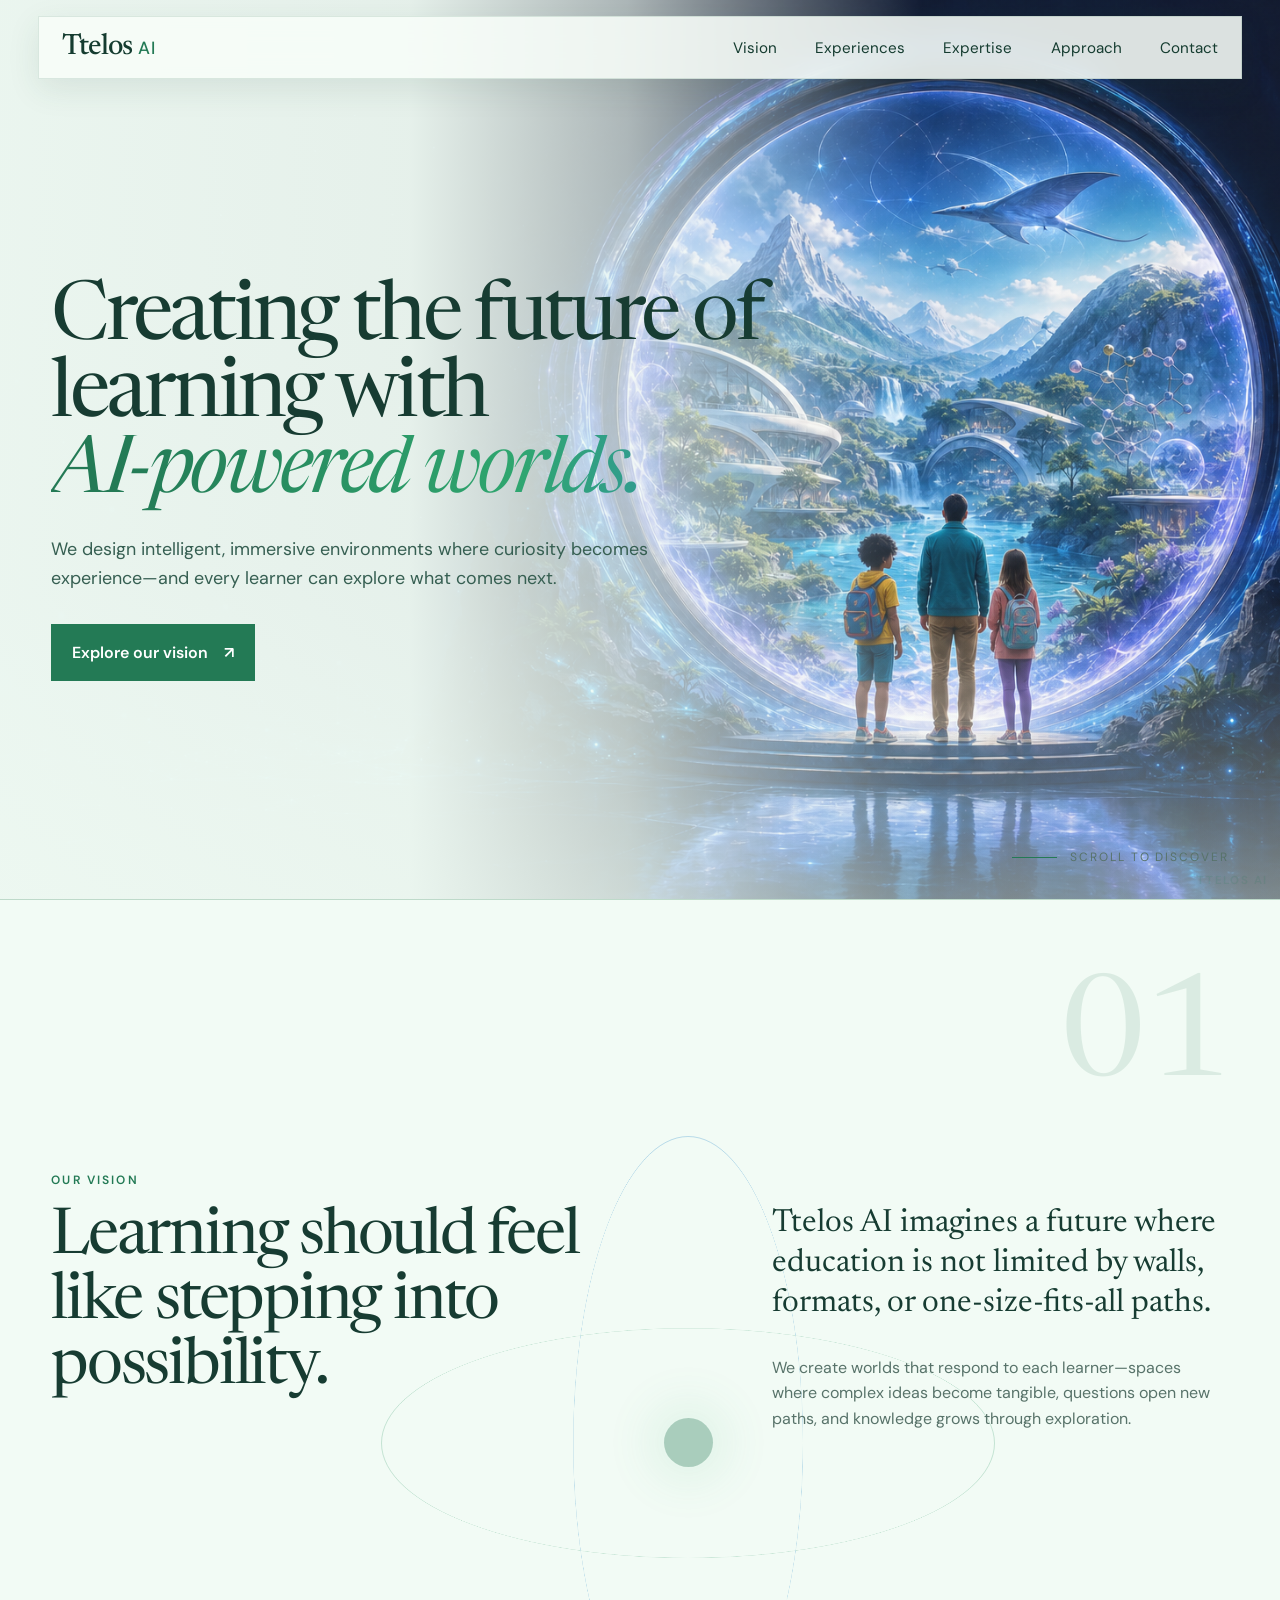
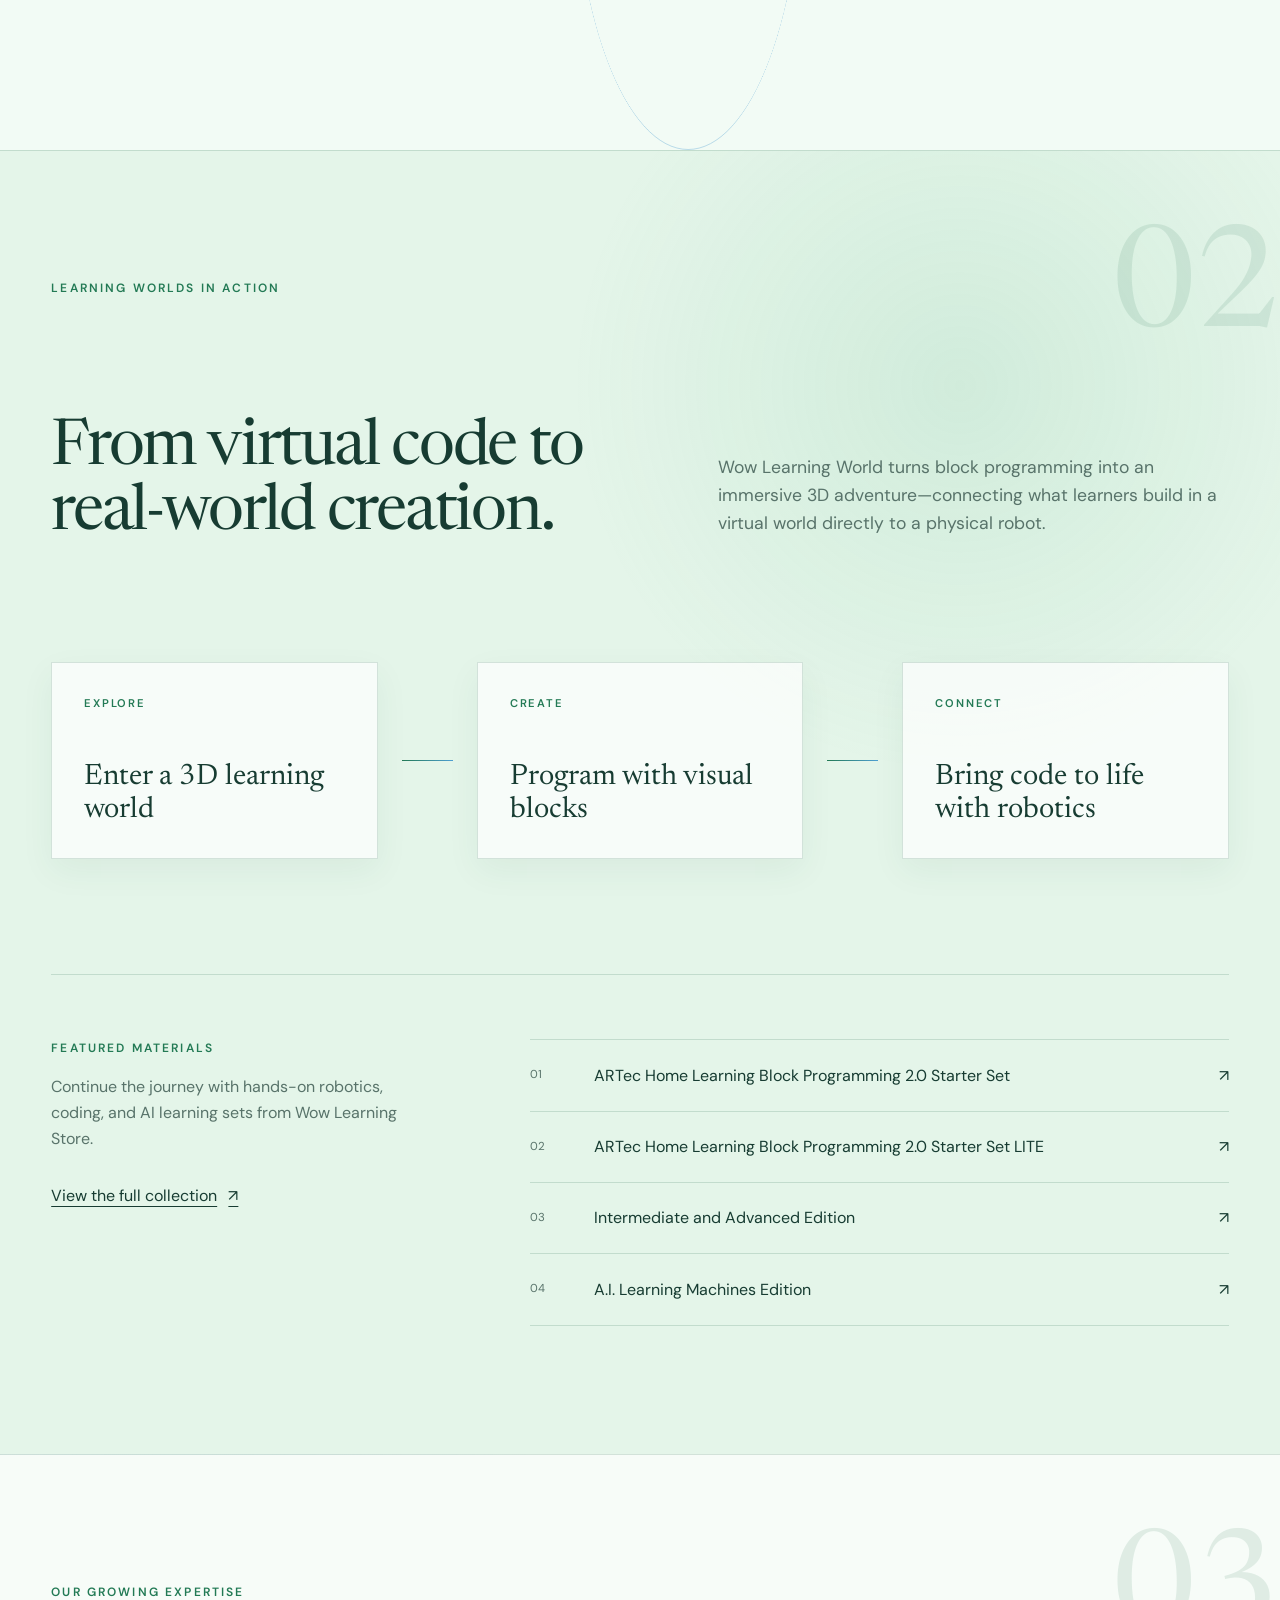
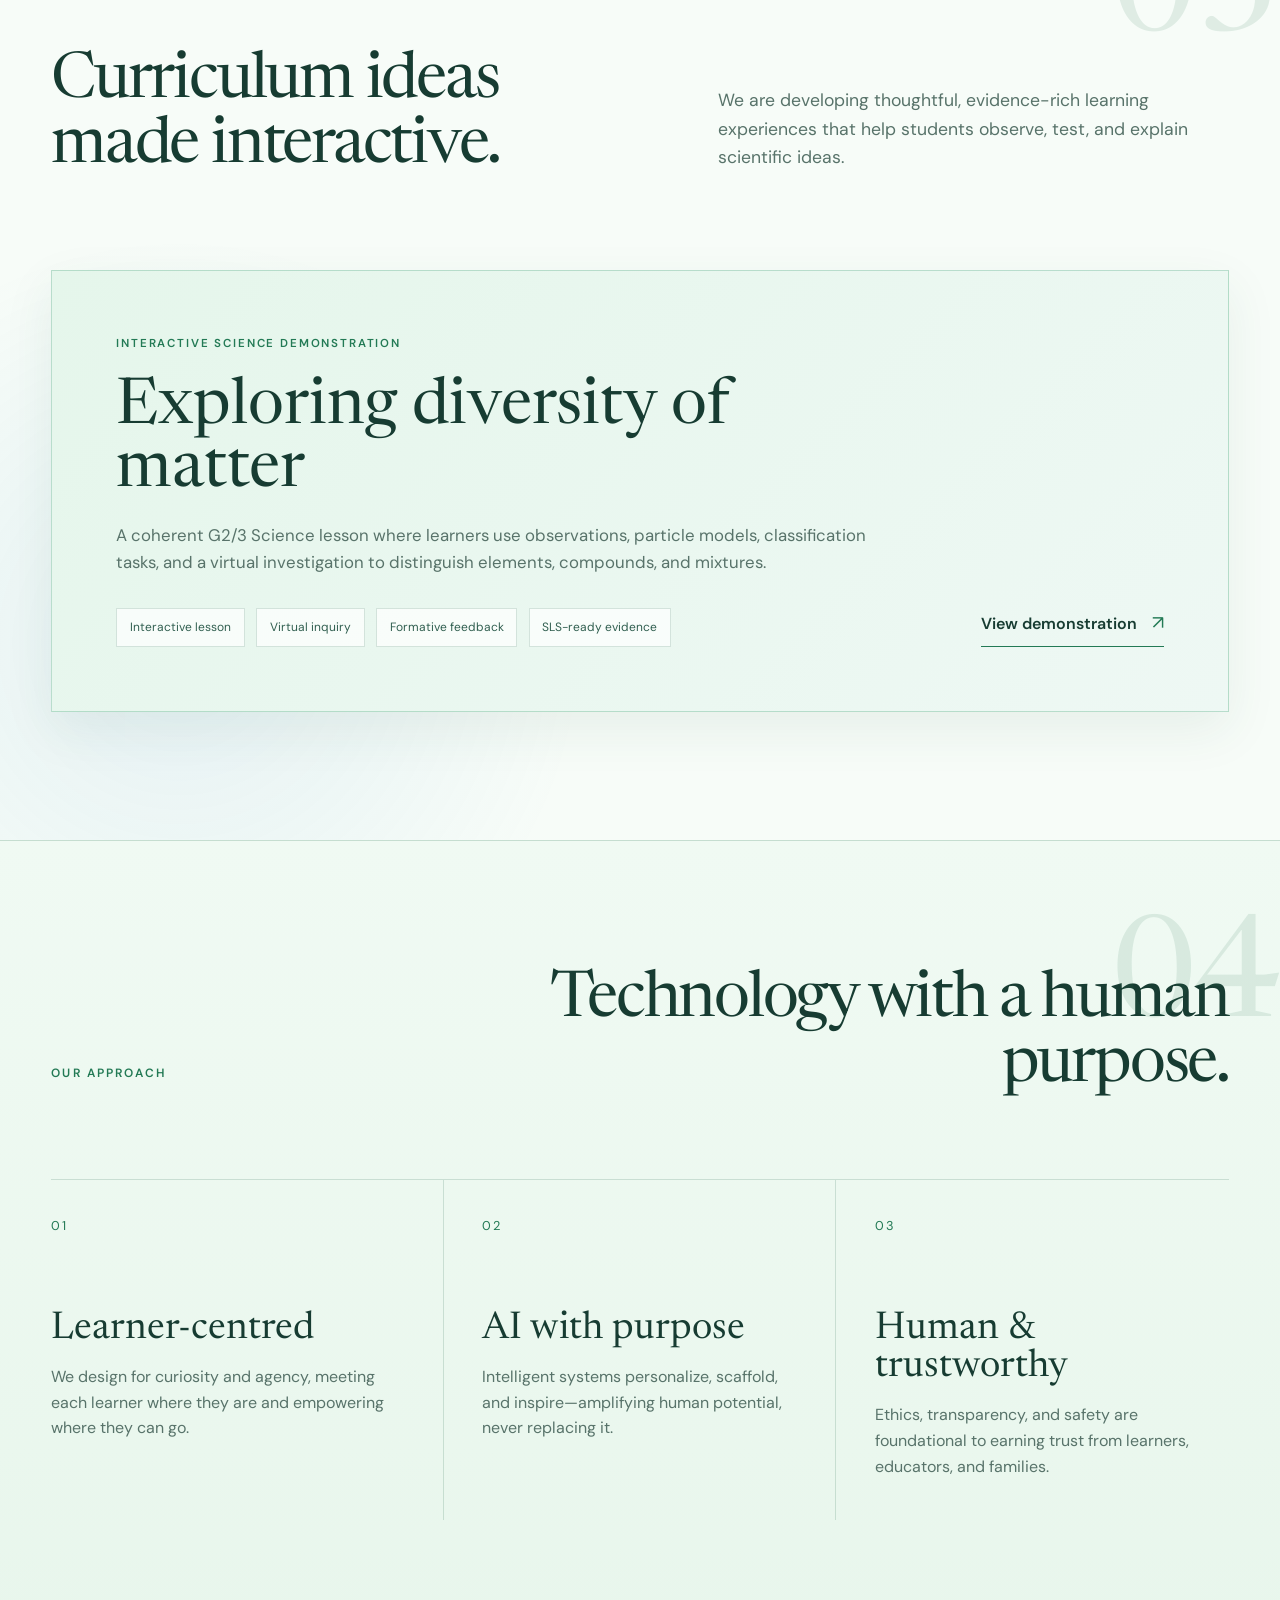
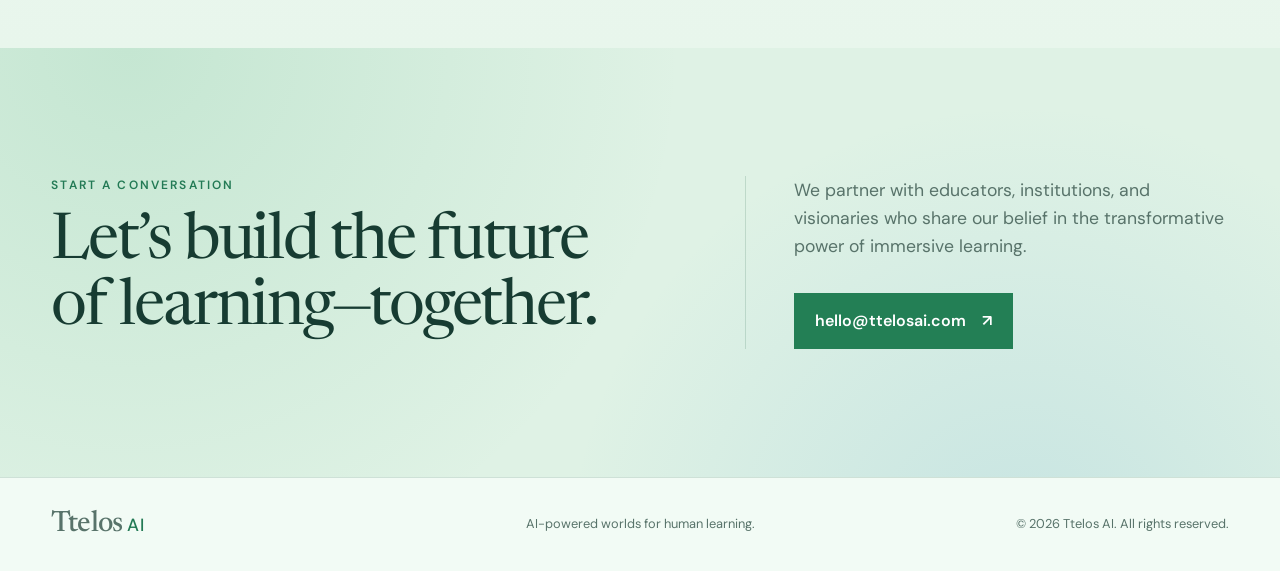
<file: index.html>
<!doctype html>
<html lang="en">
<head>
  <meta charset="utf-8">
  <meta name="viewport" content="width=device-width, initial-scale=1">
  <meta name="description" content="Ttelos AI creates intelligent, immersive learning worlds where curiosity becomes experience.">
  <meta name="theme-color" content="#03091a">
  <meta property="og:title" content="Ttelos AI — AI-powered learning worlds">
  <meta property="og:description" content="Creating the future of learning with AI-powered worlds.">
  <meta property="og:image" content="assets/learning-world-kid-friendly.png">
  <title>Ttelos AI — AI-powered learning worlds</title>
  <link rel="preconnect" href="https://fonts.googleapis.com">
  <link rel="preconnect" href="https://fonts.gstatic.com" crossorigin>
  <link href="https://fonts.googleapis.com/css2?family=DM+Sans:wght@400;500;600&family=Newsreader:opsz,wght@6..72,400;6..72,500&display=swap" rel="stylesheet">
  <link rel="stylesheet" href="styles.css">
</head>
<body>
  <a class="skip-link" href="#main">Skip to content</a>
  <div class="brand-watermark" aria-hidden="true">Ttelos AI</div>
  <header class="site-header">
    <a class="brand" href="#top" aria-label="Ttelos AI home">Ttelos <span>AI</span></a>
    <button class="menu-button" type="button" aria-expanded="false" aria-controls="site-nav">
      <span class="sr-only">Toggle navigation</span>
      <span></span><span></span>
    </button>
    <nav id="site-nav" aria-label="Main navigation">
      <a href="#vision">Vision</a>
      <a href="#experiences">Experiences</a>
      <a href="#expertise">Expertise</a>
      <a href="#approach">Approach</a>
      <a href="#contact">Contact</a>
    </nav>
  </header>

  <main id="main">
    <section class="hero" id="top">
      <img class="hero-art" src="assets/learning-world-kid-friendly.png" alt="A friendly educator and two children in colourful adventure clothes looking through a luminous portal into a world of discovery">
      <div class="hero-shade" aria-hidden="true"></div>
      <div class="hero-copy reveal">
        <h1>Creating the future of learning with <em>AI-powered worlds.</em></h1>
        <p>We design intelligent, immersive environments where curiosity becomes experience—and every learner can explore what comes next.</p>
        <a class="button" href="#vision">Explore our vision <span aria-hidden="true">↗</span></a>
      </div>
      <div class="scroll-cue" aria-hidden="true"><span></span>Scroll to discover</div>
    </section>

    <section class="vision section" id="vision">
      <div class="section-number" aria-hidden="true">01</div>
      <div class="vision-intro reveal">
        <p class="section-label">Our vision</p>
        <h2>Learning should feel like stepping into possibility.</h2>
      </div>
      <div class="vision-body reveal">
        <p class="lead">Ttelos AI imagines a future where education is not limited by walls, formats, or one-size-fits-all paths.</p>
        <p>We create worlds that respond to each learner—spaces where complex ideas become tangible, questions open new paths, and knowledge grows through exploration.</p>
      </div>
      <div class="orbit" aria-hidden="true">
        <div class="orbit-ring ring-one"></div>
        <div class="orbit-ring ring-two"></div>
        <div class="orbit-core"></div>
      </div>
    </section>

    <section class="experiences section" id="experiences">
      <div class="section-number" aria-hidden="true">02</div>
      <div class="experience-heading reveal">
        <p class="section-label">Learning worlds in action</p>
        <h2>From virtual code to real-world creation.</h2>
        <p>Wow Learning World turns block programming into an immersive 3D adventure—connecting what learners build in a virtual world directly to a physical robot.</p>
      </div>
      <div class="experience-path" aria-label="Learning journey">
        <div class="path-stage reveal">
          <span>Explore</span>
          <strong>Enter a 3D learning world</strong>
        </div>
        <div class="path-line" aria-hidden="true"></div>
        <div class="path-stage reveal">
          <span>Create</span>
          <strong>Program with visual blocks</strong>
        </div>
        <div class="path-line" aria-hidden="true"></div>
        <div class="path-stage reveal">
          <span>Connect</span>
          <strong>Bring code to life with robotics</strong>
        </div>
      </div>
      <div class="materials reveal">
        <div class="materials-intro">
          <p class="section-label">Featured materials</p>
          <p>Continue the journey with hands-on robotics, coding, and AI learning sets from Wow Learning Store.</p>
          <a class="text-link" href="https://wowlearning.store/collections/robotics-coding-ai-learning" target="_blank" rel="noopener">View the full collection <span aria-hidden="true">↗</span></a>
        </div>
        <div class="material-links">
          <a href="https://wowlearning.store/collections/robotics-coding-ai-learning/products/artec-home-learning-block-programming-2-0-starter-set" target="_blank" rel="noopener"><span>01</span> ARTec Home Learning Block Programming 2.0 Starter Set <b aria-hidden="true">↗</b></a>
          <a href="https://wowlearning.store/collections/robotics-coding-ai-learning/products/artec-home-learning-block-programming-2-0-starter-set-lite" target="_blank" rel="noopener"><span>02</span> ARTec Home Learning Block Programming 2.0 Starter Set LITE <b aria-hidden="true">↗</b></a>
          <a href="https://wowlearning.store/collections/robotics-coding-ai-learning/products/add-on-intermediate-advanced-edition" target="_blank" rel="noopener"><span>03</span> Intermediate and Advanced Edition <b aria-hidden="true">↗</b></a>
          <a href="https://wowlearning.store/collections/robotics-coding-ai-learning/products/add-on-ai-learning-machines" target="_blank" rel="noopener"><span>04</span> A.I. Learning Machines Edition <b aria-hidden="true">↗</b></a>
        </div>
      </div>
    </section>

    <section class="expertise section" id="expertise">
      <div class="section-number" aria-hidden="true">03</div>
      <div class="expertise-heading reveal">
        <p class="section-label">Our growing expertise</p>
        <h2>Curriculum ideas made interactive.</h2>
        <p>We are developing thoughtful, evidence-rich learning experiences that help students observe, test, and explain scientific ideas.</p>
      </div>
      <a class="expertise-demo reveal" href="02TextbookLedLowerSecScience/tender_mockup/matter_chemical_properties/index.html" target="_blank" rel="noopener" aria-label="Open the Exploring diversity of matter interactive demonstration">
        <div class="demo-copy">
          <span class="demo-kicker">Interactive science demonstration</span>
          <h3>Exploring diversity of matter</h3>
          <p>A coherent G2/3 Science lesson where learners use observations, particle models, classification tasks, and a virtual investigation to distinguish elements, compounds, and mixtures.</p>
          <span class="demo-features" aria-label="Demonstration features">
            <span>Interactive lesson</span>
            <span>Virtual inquiry</span>
            <span>Formative feedback</span>
            <span>SLS-ready evidence</span>
          </span>
        </div>
        <span class="demo-action">View demonstration <b aria-hidden="true">↗</b></span>
      </a>
    </section>

    <section class="approach section" id="approach">
      <div class="section-number" aria-hidden="true">04</div>
      <div class="approach-heading reveal">
        <p class="section-label">Our approach</p>
        <h2>Technology with a human purpose.</h2>
      </div>
      <div class="principles">
        <article class="principle reveal">
          <span class="principle-index">01</span>
          <h3>Learner-centred</h3>
          <p>We design for curiosity and agency, meeting each learner where they are and empowering where they can go.</p>
        </article>
        <article class="principle reveal">
          <span class="principle-index">02</span>
          <h3>AI with purpose</h3>
          <p>Intelligent systems personalize, scaffold, and inspire—amplifying human potential, never replacing it.</p>
        </article>
        <article class="principle reveal">
          <span class="principle-index">03</span>
          <h3>Human &amp; trustworthy</h3>
          <p>Ethics, transparency, and safety are foundational to earning trust from learners, educators, and families.</p>
        </article>
      </div>
    </section>

    <section class="contact section" id="contact">
      <div class="contact-copy reveal">
        <p class="section-label">Start a conversation</p>
        <h2>Let’s build the future of learning—together.</h2>
      </div>
      <div class="contact-action reveal">
        <p>We partner with educators, institutions, and visionaries who share our belief in the transformative power of immersive learning.</p>
        <a class="button button-light" href="mailto:hello@ttelosai.com">hello@ttelosai.com <span aria-hidden="true">↗</span></a>
      </div>
    </section>
  </main>

  <footer>
    <a class="brand" href="#top">Ttelos <span>AI</span></a>
    <p>AI-powered worlds for human learning.</p>
    <p>© 2026 Ttelos AI. All rights reserved.</p>
  </footer>
  <script src="script.js"></script>
</body>
</html>
</file>
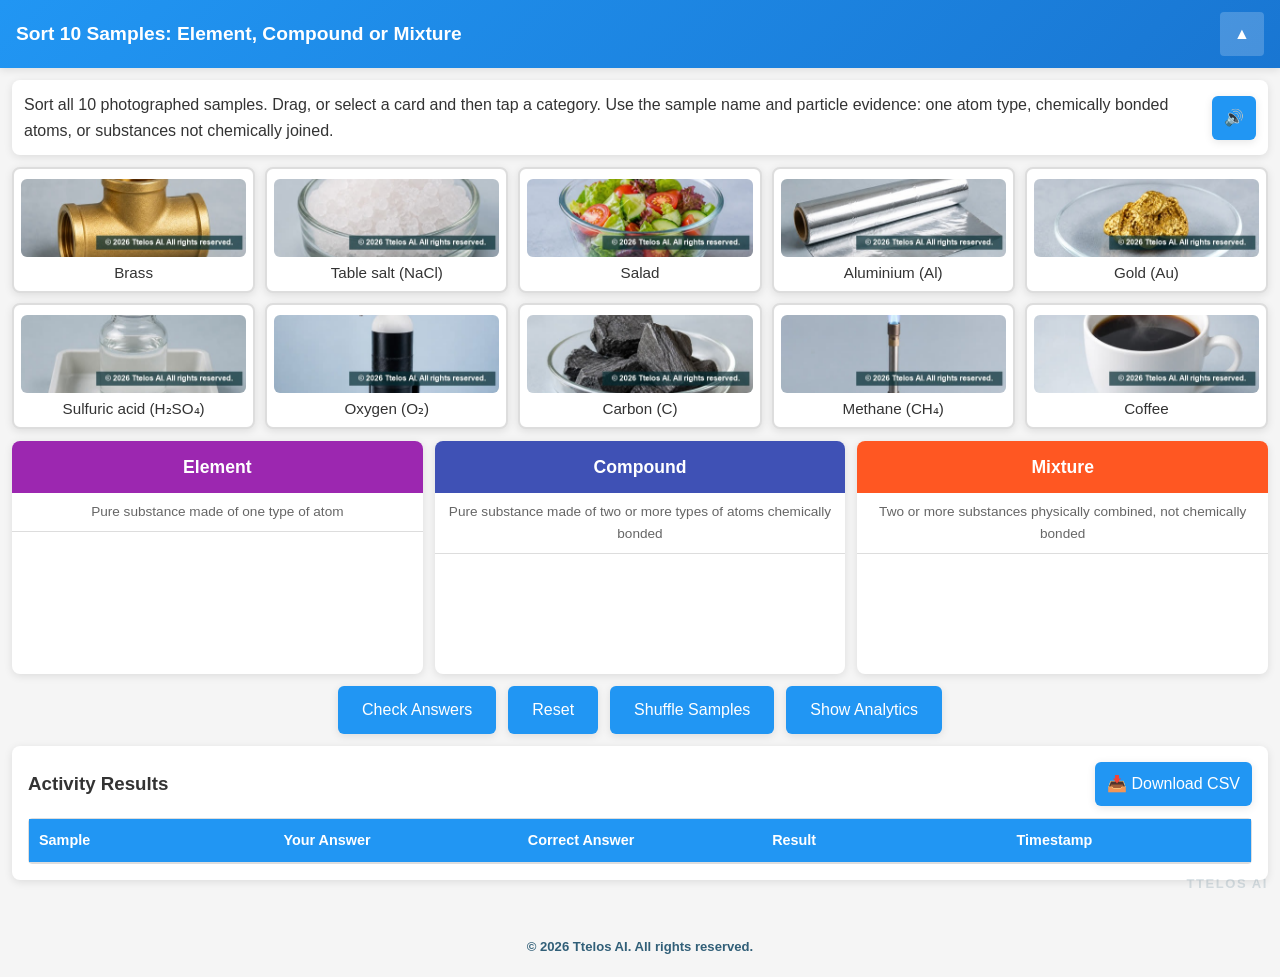
<file: 02TextbookLedLowerSecScience/tender_mockup/matter_chemical_properties/a1_classify_matter/index.html>
<!DOCTYPE html>
<html lang="en">
<head>
    <meta charset="UTF-8">
    <meta name="viewport" content="width=device-width, initial-scale=1.0">
    <title>Sort Samples: Element, Compound or Mixture</title>
    <link rel="stylesheet" href="styles.css">
</head>
<body>
    <div class="ttelos-watermark" aria-hidden="true">Ttelos AI</div>
    <!-- Title bar with collapse toggle -->
    <div id="titleBar" class="title-bar">
        <span class="title-text" title="Sort ten samples into Element, Compound or Mixture categories">Sort 10 Samples: Element, Compound or Mixture</span>
        <button id="toggleTitle" class="toggle-btn" aria-label="Hide title">▲</button>
    </div>

    <!-- Main container -->
    <div id="mainContainer" class="main-container">
        
        <!-- Instructions panel with read-aloud -->
        <div class="instructions-panel">
            <div class="instruction-header">
                <span id="instructionText">Sort all 10 photographed samples. Drag, or select a card and then tap a category. Use the sample name and particle evidence: one atom type, chemically bonded atoms, or substances not chemically joined.</span>
                <button id="readAloudBtn" class="icon-btn" title="Read aloud" aria-label="Read instructions aloud">🔊</button>
            </div>
            <div class="speech-controls" id="speechControls" style="display: none;">
                <label>Rate: <input type="range" id="rateControl" min="0.5" max="2" step="0.1" value="1"></label>
                <label>Pitch: <input type="range" id="pitchControl" min="0.5" max="2" step="0.1" value="1"></label>
            </div>
        </div>

        <!-- Sample cards area -->
        <div class="cards-area">
            <div id="sampleCards" class="sample-cards"></div>
        </div>

        <!-- Drop zones -->
        <div class="drop-zones">
            <div class="drop-zone" data-category="element">
                <div class="zone-header">Element</div>
                <div class="zone-description">Pure substance made of one type of atom</div>
                <div class="drop-area" data-category="element"></div>
            </div>
            <div class="drop-zone" data-category="compound">
                <div class="zone-header">Compound</div>
                <div class="zone-description">Pure substance made of two or more types of atoms chemically bonded</div>
                <div class="drop-area" data-category="compound"></div>
            </div>
            <div class="drop-zone" data-category="mixture">
                <div class="zone-header">Mixture</div>
                <div class="zone-description">Two or more substances physically combined, not chemically bonded</div>
                <div class="drop-area" data-category="mixture"></div>
            </div>
        </div>

        <!-- Control buttons -->
        <div class="controls">
            <button id="checkBtn" class="control-btn">Check Answers</button>
            <button id="resetBtn" class="control-btn">Reset</button>
            <button id="newSetBtn" class="control-btn">Shuffle Samples</button>
            <button id="toggleAnalyticsBtn" class="control-btn">Show Analytics</button>
        </div>

        <!-- Results display -->
        <div id="resultsPanel" class="results-panel" style="display: none;"></div>

        <!-- Data table for CSV export -->
        <div class="data-section">
            <h3>Activity Results <button id="downloadCSV" class="icon-btn" title="Download results as CSV">📥 Download CSV</button></h3>
            <div class="table-container">
                <table id="resultsTable">
                    <thead>
                        <tr>
                            <th>Sample</th>
                            <th>Your Answer</th>
                            <th>Correct Answer</th>
                            <th>Result</th>
                            <th>Timestamp</th>
                        </tr>
                    </thead>
                    <tbody id="resultsTableBody"></tbody>
                </table>
            </div>
        </div>

        <!-- Analytics panel -->
        <div id="analyticsPanel" class="analytics-panel" style="display: none;">
            <div class="analytics-header">
                <h3>📊 Real-Time Analytics</h3>
                <button id="clearAnalytics" class="icon-btn">Clear Log</button>
            </div>
            <div class="analytics-info">
                <span id="deviceType">Device: Detecting...</span>
                <span id="interactionCount">Actions: 0</span>
            </div>
            <div id="analyticsLog" class="analytics-log"></div>
        </div>
    </div>

    <!-- Feedback tooltip (appears after placement) -->
    <div id="feedbackTooltip" class="feedback-tooltip" style="display: none;">
        <button class="close-btn" id="closeFeedback" aria-label="Close feedback">✕</button>
        <div id="feedbackContent"></div>
    </div>

    <footer class="ttelos-copyright">© 2026 Ttelos AI. All rights reserved.</footer>
    <script src="lib/xapiwrapper.min.js"></script>
    <script src="lib/xAPI.js"></script>
    <script src="script.js"></script>
</body>
</html>
</file>
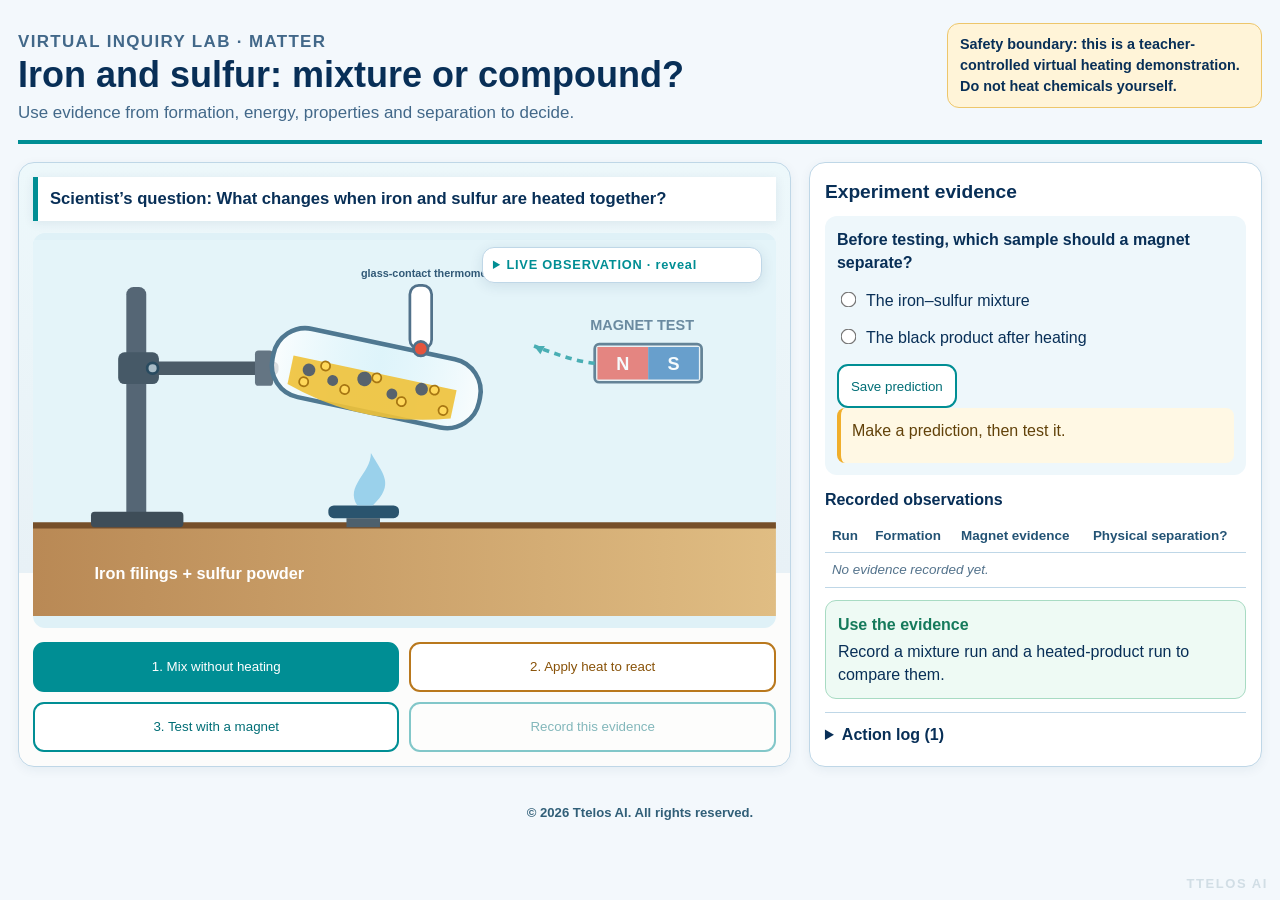
<file: 02TextbookLedLowerSecScience/tender_mockup/matter_chemical_properties/a2_iron_sulfur_inquiry/index.html>
<!doctype html>
<html lang="en">
<head>
  <meta charset="utf-8">
  <meta name="viewport" content="width=device-width, initial-scale=1">
  <title>Iron and Sulfur: Mixture or Compound?</title>
  <script src="lib/xapiwrapper.min.js"></script>
  <script src="lib/xAPI.js"></script>
  <style>
    :root{--ink:#082f57;--muted:#426889;--teal:#008e94;--line:#bfd7e7;--good:#157a5b}*{box-sizing:border-box}body{margin:0;background:#f3f8fc;color:var(--ink);font:16px/1.45 "Segoe UI",Arial,sans-serif}.lab{max-width:1280px;margin:auto;padding:18px}.top{display:flex;gap:18px;align-items:start;justify-content:space-between;border-bottom:4px solid var(--teal);padding:5px 0 14px}.eyebrow{margin:0 0 4px;color:var(--teal);font-weight:900;letter-spacing:.08em;font-size:.82rem}.top h1{margin:0;font-size:clamp(1.55rem,3vw,2.25rem);line-height:1.1}.top p{margin:7px 0 0;color:var(--muted);font-size:1.06rem}.safe{max-width:315px;background:#fff4d8;border:1px solid #edc66b;border-radius:12px;padding:10px 12px;font-weight:700;font-size:.9rem}.grid{display:grid;grid-template-columns:minmax(0,1.45fr) minmax(300px,.85fr);gap:18px;margin-top:18px}.panel{border:1px solid var(--line);border-radius:16px;background:#fff;box-shadow:0 3px 11px #16395a10}.scene{padding:14px;background:linear-gradient(#edf8fb,#e8f1f6 68%,#fcfcfb 68%)}.question{padding:10px 12px;margin:0 0 12px;background:#fff;border-left:5px solid var(--teal);box-shadow:0 2px 10px #16395a16;font-size:1.04rem;font-weight:700}.stage{position:relative;min-height:395px;overflow:hidden;border-radius:12px;background:#dff1f7}.scene svg{display:block;width:100%;height:auto;min-height:390px}.readout{position:absolute;right:14px;top:14px;width:min(280px,38%);background:#fff;border:1px solid var(--line);border-radius:12px;padding:8px 10px;box-shadow:0 3px 13px #16395a1b}.readout summary{cursor:pointer;color:var(--teal);font-size:.8rem;font-weight:900;letter-spacing:.06em}.readout summary::marker{color:var(--teal)}.readout p{margin:7px 0 1px;font-size:.88rem;font-weight:750}.controls{display:grid;grid-template-columns:repeat(2,minmax(0,1fr));gap:10px;padding:14px 0 0}button{min-height:50px;border-radius:11px;border:2px solid var(--teal);background:white;color:#006e76;padding:9px 12px;font:800 1rem/1.15 inherit;cursor:pointer}button.primary{background:var(--teal);color:#fff}button.warn{border-color:#b9781d;color:#885208}button:disabled{opacity:.48;cursor:not-allowed}button:focus-visible,input:focus-visible,summary:focus-visible{outline:4px solid #f4bf4a;outline-offset:2px}.side{padding:15px}.side h2{font-size:1.2rem;margin:0 0 10px}.predict{padding:12px;background:#eef7fb;border-radius:12px;margin-bottom:13px}.predict p{margin:0 0 8px;font-weight:800}.choice{display:block;padding:7px 0;cursor:pointer}.choice input{margin-right:7px;transform:scale(1.22)}.feedback{min-height:55px;padding:11px;background:#fff8e4;border-left:4px solid #f0ae2b;border-radius:8px;color:#62420a}.evidence{margin-top:13px}.evidence h3{margin:0 0 7px;font-size:1rem}.evidence-table{width:100%;border-collapse:collapse;font-size:.84rem}.evidence-table th,.evidence-table td{border-bottom:1px solid var(--line);padding:7px;text-align:left;vertical-align:top}.evidence-table th{color:#235375}.empty{color:#54738c;font-style:italic}.conclusion{margin-top:12px;padding:12px;border-radius:11px;background:#eefaf4;border:1px solid #a8dbc3}.conclusion h3{margin:0 0 4px;color:var(--good);font-size:1rem}.conclusion p{margin:0}.log-details{margin-top:13px;border-top:1px solid var(--line);padding-top:10px}.log-details summary{cursor:pointer;font-weight:800}.log{max-height:130px;overflow:auto;margin-top:8px;font-size:.8rem;color:#335b78}.log div{border-bottom:1px solid #e1edf3;padding:5px 0}.flame{opacity:0;transform-origin:center;transition:opacity .4s}.heating .flame{opacity:1;animation:flicker .45s infinite alternate}.compound{opacity:0;transition:opacity .65s}.mixture{transition:opacity .65s}.reacted .mixture{opacity:0}.reacted .compound{opacity:1}.magnet-iron{opacity:0;transition:opacity .45s}.magnet-test .magnet-iron{opacity:1}.magnet-test .iron-particles{opacity:.28}.magnet-test.reacted .magnet-iron{opacity:0}.thermo-fill{height:0;transition:height .9s,transform .9s;transform:translateY(0)}.reacted .thermo-fill{height:62px;transform:translateY(-62px)}.ttelos-watermark{position:fixed;right:12px;bottom:10px;z-index:90;pointer-events:none;user-select:none;color:#073f5c;opacity:.14;font:800 13px/1 Arial,sans-serif;letter-spacing:.12em;text-transform:uppercase}.ttelos-copyright{max-width:1280px;margin:8px auto 18px;padding:10px 18px;text-align:center;color:#315f78;font-size:.82rem;font-weight:700}@keyframes flicker{to{transform:scaleX(.86) translateY(5px)}}@media(max-width:850px){.grid{grid-template-columns:1fr}.readout{width:54%}.top{display:block}.safe{max-width:none;margin-top:12px}}@media(max-width:490px){.lab{padding:10px}.stage{min-height:330px}.scene svg{min-height:330px}.readout{position:static;width:100%;margin:0 0 10px}.controls{grid-template-columns:1fr}.evidence-table{font-size:.76rem}}@media print{.ttelos-watermark{position:fixed;opacity:.12}}
  </style>
  <style>
    /* Magnet test: the loose iron translates only within the tube's inner boundary. */
    .iron-particles circle{transform-box:fill-box;transform-origin:center;transition:transform 1.55s cubic-bezier(.38,.03,.82,.38)}
    .iron-particles circle:nth-child(1){--mx:131px;--my:-6px}
    .iron-particles circle:nth-child(2){--mx:119px;--my:-12px}
    .iron-particles circle:nth-child(3){--mx:77px;--my:14px}
    .iron-particles circle:nth-child(4){--mx:60px;--my:2px}
    .iron-particles circle:nth-child(5){--mx:-6px;--my:14px}
    .magnet-test:not(.reacted) .iron-particles circle{transform:translate(var(--mx),var(--my))}
    .magnet-test.reacted .iron-particles circle{transform:none}
    .magnet-test .iron-particles{opacity:1}
    .particle-physics .iron-particles circle,.particle-physics.magnet-test:not(.reacted) .iron-particles circle{transform:none;transition:none}
    .magnet-iron{display:none!important}
    #stage:not(.magnet-test):not(.magnet-sweeping) g[transform="translate(498 153)"]{transform:translate(620px,115px);opacity:.68}
    .magnet-sweeping g[transform="translate(498 153)"]{animation:magnetSweep 2.2s cubic-bezier(.2,.78,.25,1) forwards}
    @keyframes magnetSweep{0%{transform:translate(620px,115px)}45%{transform:translate(515px,146px)}70%,100%{transform:translate(498px,153px)}}
    @media(prefers-reduced-motion:reduce){.magnet-sweeping g[transform="translate(498 153)"]{animation-duration:.1s}.iron-particles circle{transition-duration:.1s}.flame{animation:none!important}}
  </style>
</head>
<body>
<div class="ttelos-watermark" aria-hidden="true">Ttelos AI</div>
<main class="lab">
  <header class="top"><div><p class="eyebrow">VIRTUAL INQUIRY LAB · MATTER</p><h1>Iron and sulfur: mixture or compound?</h1><p>Use evidence from formation, energy, properties and separation to decide.</p></div><div class="safe">Safety boundary: this is a teacher-controlled virtual heating demonstration. Do not heat chemicals yourself.</div></header>
  <div class="grid"><section class="panel scene" aria-labelledby="sceneTitle"><p class="question" id="sceneTitle">Scientist’s question: What changes when iron and sulfur are heated together?</p><div class="stage" id="stage"><details class="readout"><summary>LIVE OBSERVATION · reveal</summary><p id="observation">Ready: iron filings and sulfur powder are together, but not chemically joined.</p></details><svg viewBox="0 0 820 415" role="img" aria-labelledby="sceneSvgTitle sceneSvgDesc"><title id="sceneSvgTitle">A virtual teacher demonstration of iron and sulfur</title><desc id="sceneSvgDesc">A test tube containing iron and sulfur above a Bunsen burner. A magnet is held close to the sample for the test.</desc><defs><linearGradient id="bench" x1="0" x2="1"><stop stop-color="#b98955"/><stop offset="1" stop-color="#e0bd83"/></linearGradient><linearGradient id="glass" x1="0" x2="1"><stop stop-color="#fff" stop-opacity=".82"/><stop offset=".5" stop-color="#d7f4fc" stop-opacity=".46"/><stop offset="1" stop-color="#fff" stop-opacity=".78"/></linearGradient></defs><rect width="820" height="415" fill="#e4f4f9"/><path d="M0 315h820v100H0z" fill="url(#bench)"/><path d="M0 315h820" stroke="#764f2a" stroke-width="7"/><rect x="103" y="52" width="22" height="258" rx="8" fill="#556675"/><rect x="64" y="300" width="102" height="17" rx="4" fill="#3e4d58"/><rect x="158" y="134" width="113" height="15" rx="6" fill="#4c5c68"/><rect x="245" y="122" width="20" height="39" rx="4" fill="#647583"/><g transform="rotate(12 340 155)"><rect x="261" y="106" width="233" height="77" rx="36" fill="url(#glass)" stroke="#4f7891" stroke-width="5"/><path d="M283 139h184v32q-93 29-184 0z" fill="#f0c339" opacity=".9" class="mixture"/><g class="mixture iron-particles" fill="#58636d"><circle cx="303" cy="151" r="7"/><circle cx="331" cy="157" r="6"/><circle cx="365" cy="148" r="8"/><circle cx="398" cy="158" r="6"/><circle cx="429" cy="146" r="7"/></g><path d="M283 139h184v32q-93 29-184 0z" fill="#2d3338" class="compound"/><path d="M287 150c52 20 113 17 171-2" fill="none" stroke="#88959d" stroke-width="3" class="compound"/></g><g class="flame"><path d="M352 292c-21-33 1-59 15-84 5 26 25 31 10 84z" fill="#ff7045"/><path d="M366 292c-9-17 2-33 7-44 6 15 16 22 4 44z" fill="#ffe366"/></g><g><rect x="326" y="293" width="78" height="14" rx="6" fill="#2a546e"/><rect x="346" y="307" width="37" height="10" fill="#4d606d"/><path d="M358 293c-14-22 15-35 15-58 13 23 27 34 2 58z" fill="#89c9e8" opacity=".8"/></g><g transform="translate(498 153)"><text x="-4" y="-17" fill="#315977" font-size="16" font-weight="700">MAGNET TEST</text><path d="M20 0v63h23V23h36v40h23V0H79v21H43V0z" fill="#d84a43"/><path d="M20 0h23v22H20zM79 0h23v22H79z" fill="#f5f7f8"/><path d="M21 49C-12 36-43 20-67 2" fill="none" stroke="#008e94" stroke-width="4" stroke-dasharray="7 6"/><path d="M-67 2l12 0-5 9z" fill="#008e94"/><g class="magnet-iron" fill="#58636d"><circle cx="-11" cy="46" r="6"/><circle cx="1" cy="58" r="6"/><circle cx="14" cy="46" r="7"/></g></g><g transform="translate(673 244)"><rect x="0" y="0" width="24" height="70" rx="10" fill="#fff" stroke="#51718a" stroke-width="3"/><rect x="6" y="67" width="12" height="0" rx="6" fill="#e5543d" class="thermo-fill"/><text x="-8" y="91" fill="#315977" font-size="13" font-weight="700">temperature</text></g><text x="68" y="374" fill="#fff" font-size="18" font-weight="800">Iron filings + sulfur powder</text><text id="productLabel" x="480" y="374" fill="#fff" font-size="18" font-weight="800"></text></svg></div><div class="controls"><button id="mixBtn" class="primary">1. Mix without heating</button><button id="heatBtn" class="warn">2. Apply heat to react</button><button id="magnetBtn">3. Test with a magnet</button><button id="recordBtn" disabled>Record this evidence</button></div></section><aside class="panel side" aria-labelledby="evidenceTitle"><h2 id="evidenceTitle">Experiment evidence</h2><section class="predict"><p>Before testing, which sample should a magnet separate?</p><label class="choice"><input type="radio" name="prediction" value="mixture"> The iron–sulfur mixture</label><label class="choice"><input type="radio" name="prediction" value="compound"> The black product after heating</label><button id="predictBtn" style="margin-top:8px;min-height:44px">Save prediction</button><div id="predictFeedback" class="feedback" aria-live="polite">Make a prediction, then test it.</div></section><section class="evidence"><h3>Recorded observations</h3><table class="evidence-table"><thead><tr><th>Run</th><th>Formation</th><th>Magnet evidence</th><th>Physical separation?</th></tr></thead><tbody id="rows"><tr class="empty"><td colspan="4">No evidence recorded yet.</td></tr></tbody></table></section><section class="conclusion"><h3>Use the evidence</h3><p id="conclusion">Record a mixture run and a heated-product run to compare them.</p></section><details class="log-details"><summary>Action log (<span id="logCount">0</span>)</summary><div class="log" id="log" aria-live="polite"></div><button id="clearLog" style="min-height:40px;margin-top:8px">Clear log</button></details></aside></div>
</main>
<script>
(()=>{const state={kind:'mixture',magnet:false,prediction:null,runs:[],actions:[],start:Date.now(),reactionRunning:false};const $=id=>document.getElementById(id),stage=$('stage'),observation=$('observation'),productLabel=$('productLabel');const observations={mixture:'Mixture: yellow sulfur and grey iron are still present. No new substance has formed and no energy change is observed.',compound:'Compound: heating started a chemical reaction. A black solid, iron(II) sulfide, formed; the temperature increased as energy was released.'};const readout=()=>state.kind==='mixture'?{formation:'No chemical reaction',magnet:'Iron filings move to magnet; sulfur remains',physical:'Yes — magnet removes iron'}:{formation:'Chemical reaction; black iron(II) sulfide',magnet:'No attraction to magnet',physical:'No — not by this magnet test'};function store(action,details={}){const entry={t:((Date.now()-state.start)/1000).toFixed(1),action,details};state.actions.unshift(entry);$('logCount').textContent=state.actions.length;$('log').innerHTML=state.actions.map(x=>`<div><b>${x.t}s · ${x.action}</b><br>${x.details.note||''}</div>`).join('');const q=new URLSearchParams(location.search);if(q.get('endpoint')&&q.get('auth')&&typeof window.storeState==='function'){try{window.storeState({activity:'iron-sulfur-compound-mixture-inquiry',action,details,relativeTime:Number(entry.t),state:{kind:state.kind,magnet:state.magnet,prediction:state.prediction,runs:state.runs}})}catch(e){}}}function render(){stage.classList.toggle('reacted',state.kind==='compound');stage.classList.toggle('magnet-test',state.magnet);observation.textContent=observations[state.kind];productLabel.textContent=state.kind==='compound'?'Black iron(II) sulfide':'';$('recordBtn').disabled=!state.magnet||state.reactionRunning;$('heatBtn').disabled=state.kind==='compound'||state.reactionRunning;$('magnetBtn').textContent=state.magnet?'Magnet test complete':'3. Test with a magnet';if(state.runs.length>=2)$('conclusion').textContent='The mixture retained iron’s magnetic property and was physically separated. The heated product had different properties and was not separated by the magnet: it is a compound.'}$('mixBtn').addEventListener('click',()=>{state.kind='mixture';state.magnet=false;render();store('mixed without heating',{note:'Iron and sulfur are together but not chemically joined.'})});$('heatBtn').addEventListener('click',()=>{if(state.reactionRunning)return;state.reactionRunning=true;stage.classList.add('heating');observation.textContent='Heating starts the reaction. Watch for the new black substance and a temperature increase.';render();store('heating started',{note:'Teacher-controlled heating started a chemical reaction.'});setTimeout(()=>{state.reactionRunning=false;state.kind='compound';state.magnet=false;stage.classList.remove('heating');render();store('compound formed',{note:'Black iron(II) sulfide formed; its properties differ from iron and sulfur.'})},2600)});$('magnetBtn').addEventListener('click',()=>{state.magnet=true;render();const r=readout();observation.textContent=r.magnet+'. '+(state.kind==='mixture'?'The substances retain their own properties.':'The black product is not physically separated by this method.');store('magnet test',{note:r.magnet})});$('recordBtn').addEventListener('click',()=>{const r=readout();state.runs.push({kind:state.kind,...r});$('rows').innerHTML=state.runs.map((run,i)=>`<tr><td>${i+1}</td><td>${run.formation}</td><td>${run.magnet}</td><td>${run.physical}</td></tr>`).join('');store('evidence recorded',{note:`Run ${state.runs.length}: ${r.formation}`});render()});$('predictBtn').addEventListener('click',()=>{const selection=document.querySelector('input[name="prediction"]:checked');if(!selection){$('predictFeedback').textContent='Choose one sample first.';return}state.prediction=selection.value;const correct=state.prediction==='mixture';$('predictFeedback').textContent=correct?'Good scientific prediction. Test it: iron keeps its magnetic property in the mixture.':'Test that idea. A compound has new properties; the magnet test will show whether iron is still present as iron.';store('prediction saved',{note:`Predicted: ${state.prediction}`})});$('clearLog').addEventListener('click',()=>{state.actions=[];$('log').innerHTML='';$('logCount').textContent='0';store('log reset',{note:'Learner cleared the visible action log.'})});render();store('lab opened',{note:'Safe iron and sulfur inquiry ready.'})})();
</script>
<script>
/* Replace the generic horseshoe drawing with a horizontal two-pole bar magnet. */
(()=>{const magnet=document.querySelector('g[transform="translate(498 153)"]');if(!magnet)return;magnet.innerHTML=`<text x="-5" y="-16" fill="#315977" font-size="16" font-weight="700">MAGNET TEST</text><g aria-label="Bar magnet with north pole nearest the sample"><rect x="0" y="0" width="118" height="42" rx="5" fill="#e9f0f4" stroke="#294f6a" stroke-width="3"/><path d="M3 3h56v36H3z" fill="#e45249"/><path d="M59 3h56v36H59z" fill="#2f78b7"/><text x="31" y="28" text-anchor="middle" fill="#fff" font-size="20" font-weight="900">N</text><text x="87" y="28" text-anchor="middle" fill="#fff" font-size="20" font-weight="900">S</text><path d="M0 21C-22 19-45 10-67 2" fill="none" stroke="#008e94" stroke-width="4" stroke-dasharray="7 6"/><path d="M-67 2l12 0-5 9z" fill="#008e94"/></g>`})();
</script>
<script>
/* Apparatus fidelity: connect the support arm and put the thermometer bulb on the glass. */
(()=>{const svg=document.querySelector('#stage svg');if(!svg)return;const ns='http://www.w3.org/2000/svg';const arm=svg.querySelector('rect[x="158"][y="134"][width="113"]');if(arm){arm.setAttribute('x','115');arm.setAttribute('width','156');const boss=document.createElementNS(ns,'g');boss.setAttribute('aria-label','Bosshead connecting the clamp arm to the retort stand');boss.innerHTML='<rect x="94" y="124" width="45" height="35" rx="7" fill="#465967"/><circle cx="132" cy="141.5" r="6" fill="#a9bcc7" stroke="#294b60" stroke-width="3"/>';svg.append(boss)}const thermometer=svg.querySelector('g[transform="translate(673 244)"]');if(thermometer){thermometer.setAttribute('transform','translate(416 50)');const bulb=document.createElementNS(ns,'circle');bulb.setAttribute('cx','12');bulb.setAttribute('cy','70');bulb.setAttribute('r','8');bulb.setAttribute('fill','#e5543d');bulb.setAttribute('stroke','#51718a');bulb.setAttribute('stroke-width','3');thermometer.append(bulb);const label=thermometer.querySelector('text');if(label){label.textContent='glass-contact thermometer';label.setAttribute('x','-54');label.setAttribute('y','-9');label.setAttribute('font-size','12')}const description=document.getElementById('sceneSvgDesc');if(description)description.textContent='A test tube is held by a clamp connected to a retort stand. A thermometer bulb touches the glass above the product, and a bar magnet can be swept beside the tube.'}})();
</script>
<script>
/* Replayable magnet sweep with a bounded granular-particle model for loose iron. */
(()=>{
  const button=document.getElementById('magnetBtn'),recordButton=document.getElementById('recordBtn'),stage=document.getElementById('stage');
  const mixButton=document.getElementById('mixBtn'),heatButton=document.getElementById('heatBtn');
  const circles=[...document.querySelectorAll('.iron-particles circle')];
  if(!button||!stage||circles.length===0)return;
  const starts=circles.map(circle=>({x:Number(circle.getAttribute('cx')),y:Number(circle.getAttribute('cy')),r:Number(circle.getAttribute('r'))}));
  const targets=[{x:434,y:145},{x:450,y:145},{x:442,y:162},{x:458,y:160},{x:423,y:160}];
  let sweepTimer=0,frame=0,runToken=0;
  function resetParticles(){runToken++;clearTimeout(sweepTimer);cancelAnimationFrame(frame);stage.classList.remove('particle-physics','magnet-sweeping');button.disabled=false;button.textContent='3. Test with a magnet';if(recordButton)recordButton.disabled=true;circles.forEach((circle,i)=>{circle.setAttribute('cx',starts[i].x);circle.setAttribute('cy',starts[i].y)})}
  function clampToGlass(p){
    /* Local test-tube coordinates. Radii remain inside the inner glass/powder region. */
    p.x=Math.max(288+p.r,Math.min(464-p.r,p.x));
    p.y=Math.max(138+p.r,Math.min(173-p.r,p.y));
  }
  function separateCollisions(particles){
    for(let i=0;i<particles.length;i++)for(let j=i+1;j<particles.length;j++){
      const a=particles[i],b=particles[j],dx=b.x-a.x,dy=b.y-a.y,d=Math.hypot(dx,dy)||.01,min=a.r+b.r+1;
      if(d>=min)continue;
      const overlap=(min-d)/2,nx=dx/d,ny=dy/d;
      a.x-=nx*overlap;a.y-=ny*overlap;b.x+=nx*overlap;b.y+=ny*overlap;
      const relative=(b.vx-a.vx)*nx+(b.vy-a.vy)*ny;
      if(relative<0){const impulse=-.28*relative;a.vx-=impulse*nx;a.vy-=impulse*ny;b.vx+=impulse*nx;b.vy+=impulse*ny}
      clampToGlass(a);clampToGlass(b);
    }
  }
  function attractLooseIron(token){
    if(stage.classList.contains('reacted'))return;
    stage.classList.add('particle-physics');
    const particles=starts.map((p,i)=>({...p,vx:0,vy:0,target:targets[i]}));
    const reduced=matchMedia('(prefers-reduced-motion: reduce)').matches,duration=reduced?90:1900,startTime=performance.now();
    let previous=startTime;
    function step(now){
      if(token!==runToken)return;
      const dt=Math.min(.025,(now-previous)/1000||.016);previous=now;
      for(const p of particles){
        /* Magnetic pull toward the pole, viscous damping, and a weak settling force. */
        const ax=15*(p.target.x-p.x)-6.2*p.vx,ay=13*(p.target.y-p.y)-6.2*p.vy;
        p.vx+=ax*dt;p.vy+=(ay+2.2)*dt;p.x+=p.vx*dt;p.y+=p.vy*dt;clampToGlass(p);
      }
      separateCollisions(particles);
      particles.forEach((p,i)=>{circles[i].setAttribute('cx',p.x.toFixed(2));circles[i].setAttribute('cy',p.y.toFixed(2))});
      if(now-startTime<duration)frame=requestAnimationFrame(step);
    }
    frame=requestAnimationFrame(step);
  }
  button.addEventListener('click',()=>{
    clearTimeout(sweepTimer);cancelAnimationFrame(frame);runToken++;const token=runToken;
    stage.classList.remove('magnet-sweeping');void stage.getBoundingClientRect();stage.classList.add('magnet-sweeping');
    attractLooseIron(token);
    const reduced=matchMedia('(prefers-reduced-motion: reduce)').matches;
    const sweepDuration=reduced?120:2250;
    requestAnimationFrame(()=>{if(token!==runToken)return;button.disabled=true;button.textContent='Magnet test running…';if(recordButton)recordButton.disabled=true});
    sweepTimer=setTimeout(()=>{stage.classList.remove('magnet-sweeping');button.disabled=false;button.textContent='Repeat magnet test';if(recordButton)recordButton.disabled=false},sweepDuration);
  },{capture:true});
  mixButton?.addEventListener('click',resetParticles,{capture:true});
  heatButton?.addEventListener('click',resetParticles,{capture:true});
})();
</script>
<script>
/* Short damped simple-harmonic mixing motion for both components. */
(()=>{
  const mixButton=document.getElementById('mixBtn'),heatButton=document.getElementById('heatBtn'),magnetButton=document.getElementById('magnetBtn');
  const observation=document.getElementById('observation'),ironGroup=document.querySelector('.iron-particles');
  if(!mixButton||!ironGroup)return;
  const ns='http://www.w3.org/2000/svg',sulfurGroup=document.createElementNS(ns,'g');
  sulfurGroup.setAttribute('class','mixture sulfur-particles');
  sulfurGroup.setAttribute('aria-label','Yellow sulfur particles mixed among grey iron particles');
  const sulfurStarts=[[300,165],[320,143],[346,164],[378,144],[410,164],[443,144],[457,164]];
  sulfurStarts.forEach(([x,y])=>{const circle=document.createElementNS(ns,'circle');circle.setAttribute('cx',x);circle.setAttribute('cy',y);circle.setAttribute('r','5');circle.setAttribute('fill','#ffd85a');circle.setAttribute('stroke','#a77612');circle.setAttribute('stroke-width','2');sulfurGroup.append(circle)});
  ironGroup.parentNode.append(sulfurGroup);
  const particles=[...ironGroup.querySelectorAll('circle'),...sulfurGroup.querySelectorAll('circle')];
  const bases=particles.map(p=>({x:Number(p.getAttribute('cx')),y:Number(p.getAttribute('cy')),r:Number(p.getAttribute('r'))}));
  let mixFrame=0,mixToken=0;
  const clamp=(value,min,max)=>Math.max(min,Math.min(max,value));
  function settle(){mixToken++;cancelAnimationFrame(mixFrame);particles.forEach((p,i)=>{p.setAttribute('cx',bases[i].x);p.setAttribute('cy',bases[i].y)});mixButton.disabled=false;mixButton.textContent='1. Mix without heating'}
  mixButton.addEventListener('click',()=>{
    settle();const token=++mixToken,reduced=matchMedia('(prefers-reduced-motion: reduce)').matches,duration=reduced?100:1450,start=performance.now();
    requestAnimationFrame(()=>{if(token!==mixToken)return;mixButton.disabled=true;mixButton.textContent='Mixing particles…';if(observation)observation.textContent='Iron and sulfur grains oscillate back and forth with different phases while the tube is mixed.'});
    function step(now){
      if(token!==mixToken)return;
      const seconds=(now-start)/1000,decay=Math.exp(-1.75*seconds),omega=2*Math.PI*2.7;
      particles.forEach((p,i)=>{const b=bases[i],phase=i*.91,ax=i<5?13:10,ay=i<5?5:7;const x=clamp(b.x+ax*decay*Math.sin(omega*seconds+phase),288+b.r,464-b.r);const y=clamp(b.y+ay*decay*Math.sin(omega*seconds+phase+Math.PI/2),138+b.r,173-b.r);p.setAttribute('cx',x.toFixed(2));p.setAttribute('cy',y.toFixed(2))});
      if(now-start<duration){mixFrame=requestAnimationFrame(step)}else{settle();if(observation)observation.textContent='Mixed sample: grey iron and yellow sulfur particles are distributed together, but they are not chemically joined.'}
    }
    mixFrame=requestAnimationFrame(step);
  },{capture:true});
  heatButton?.addEventListener('click',settle,{capture:true});
  magnetButton?.addEventListener('click',settle,{capture:true});
})();
</script>
<script>
/* Let an SLS landing page embed the full lab without an inner scrollbar. */
(()=>{if(window.parent===window)return;const reportHeight=()=>window.parent.postMessage({type:'matter-a2-height',height:Math.max(document.documentElement.scrollHeight,document.body.scrollHeight)},'*');addEventListener('load',reportHeight);addEventListener('resize',reportHeight);if('ResizeObserver'in window)new ResizeObserver(()=>requestAnimationFrame(reportHeight)).observe(document.documentElement);requestAnimationFrame(reportHeight)})();
</script>
<footer class="ttelos-copyright">© 2026 Ttelos AI. All rights reserved.</footer>
</body></html>
</file>
<file: styles.css>
:root {
  --ink: #173c32;
  --muted: #58736a;
  --night: #f2fbf5;
  --deep: #e4f5e9;
  --line: rgba(43, 104, 80, .18);
  --cyan: #237a55;
  --violet: #4e9fd2;
  --serif: "Newsreader", Georgia, serif;
  --sans: "DM Sans", Arial, sans-serif;
}

* { box-sizing: border-box; }
html { scroll-behavior: smooth; }
body {
  margin: 0;
  background: var(--night);
  color: var(--ink);
  font-family: var(--sans);
  line-height: 1.6;
  overflow-x: hidden;
}
a { color: inherit; }
.sr-only { position: absolute; width: 1px; height: 1px; padding: 0; margin: -1px; overflow: hidden; clip: rect(0,0,0,0); white-space: nowrap; border: 0; }
.skip-link { position: fixed; left: 1rem; top: 1rem; z-index: 99; padding: .75rem 1rem; background: white; color: var(--ink); transform: translateY(-200%); }
.skip-link:focus-visible { transform: none; }

.site-header {
  position: absolute;
  inset: 0 0 auto;
  z-index: 10;
  display: flex;
  align-items: center;
  justify-content: space-between;
  width: min(94%, 1440px);
  margin: auto;
  padding: 1rem 1.4rem;
  top: 1rem;
  border: 1px solid rgba(43,104,80,.14);
  background: rgba(247,253,249,.88);
  box-shadow: 0 10px 32px rgba(37,83,63,.1);
  backdrop-filter: blur(12px);
  color: #153c30;
}
.brand { font: 500 clamp(1.5rem, 2.3vw, 2rem)/1 var(--serif); text-decoration: none; letter-spacing: -.03em; }
.brand span { color: var(--cyan); font-family: var(--sans); font-size: .6em; letter-spacing: .06em; }
nav { display: flex; gap: clamp(1.5rem, 3vw, 3.2rem); }
nav a { position: relative; font-size: .95rem; text-decoration: none; }
nav a::after { content: ""; position: absolute; left: 0; right: 100%; bottom: -.4rem; height: 1px; background: var(--cyan); transition: right .25s ease; }
nav a:hover::after, nav a:focus-visible::after { right: 0; }
.menu-button { display: none; }

.hero { position: relative; min-height: 760px; height: 100svh; display: grid; align-items: center; overflow: hidden; border-bottom: 1px solid var(--line); background: #dff3e5; }
.hero-art { position: absolute; inset: 0; width: 100%; height: 100%; object-fit: cover; object-position: 55% center; }
.hero-shade { position: absolute; inset: 0; background: linear-gradient(90deg, rgba(239,250,243,.98) 0%, rgba(239,250,243,.96) 32%, rgba(239,250,243,.72) 49%, rgba(239,250,243,.08) 72%), linear-gradient(0deg, rgba(230,247,235,.5), transparent 34%); }
.hero-copy { position: relative; z-index: 2; width: min(92%, 1400px); margin: auto; padding-top: 4rem; }
.hero h1 { max-width: 800px; margin: 0 0 1.5rem; font: 400 clamp(3.4rem, 6.4vw, 7.2rem)/.93 var(--serif); letter-spacing: -.045em; }
.hero h1 em { display: block; font-weight: 400; color: transparent; background: linear-gradient(90deg, #237a55 8%, #2fa66f 58%, #368cc3); background-clip: text; -webkit-background-clip: text; }
.hero-copy > p { max-width: 600px; margin: 0 0 2rem; color: #365f52; font-size: clamp(1.05rem, 1.4vw, 1.25rem); }
.button { display: inline-flex; align-items: center; gap: 1rem; padding: .9rem 1.25rem; border: 1px solid #237a55; background: #237a55; color: white; text-decoration: none; font-weight: 600; transition: transform .25s ease, background .25s ease; }
.button:hover, .button:focus-visible { transform: translateY(-3px); background: #185f40; }
.scroll-cue { position: absolute; z-index: 2; right: 4%; bottom: 2rem; display: flex; align-items: center; gap: .8rem; color: var(--muted); font-size: .75rem; text-transform: uppercase; letter-spacing: .16em; }
.scroll-cue span { width: 45px; height: 1px; background: var(--cyan); }

.section { position: relative; width: min(92%, 1400px); margin: auto; padding: clamp(6rem, 10vw, 10rem) 0; }
.section-number { position: absolute; top: 4.5rem; right: 0; color: rgba(51, 120, 87, .12); font: 400 clamp(5rem, 11vw, 10rem)/1 var(--serif); }
.section-label { margin: 0 0 1rem; color: var(--cyan); font-size: .75rem; font-weight: 600; letter-spacing: .18em; text-transform: uppercase; }
h2 { margin: 0; font: 400 clamp(3rem, 5vw, 5.8rem)/1.02 var(--serif); letter-spacing: -.035em; }

.vision { min-height: 850px; display: grid; grid-template-columns: 1.15fr .85fr; gap: 8vw; align-content: center; }
.vision-intro, .vision-body { position: relative; z-index: 2; }
.vision-body { align-self: end; padding-bottom: 2rem; }
.vision-body p { max-width: 580px; color: var(--muted); }
.vision-body .lead { color: var(--ink); font: 400 clamp(1.65rem, 2.5vw, 2.5rem)/1.25 var(--serif); }
.orbit { position: absolute; width: min(48vw, 690px); aspect-ratio: 1; left: 28%; bottom: 0; opacity: .35; }
.orbit-ring { position: absolute; inset: 0; border: 1px solid #6fb895; border-radius: 50%; }
.ring-one { transform: rotateX(68deg); }
.ring-two { transform: rotateY(68deg); border-color: var(--violet); }
.orbit-core { position: absolute; inset: 46%; border-radius: 50%; background: var(--cyan); box-shadow: 0 0 45px 18px rgba(73,174,119,.25); }

.experiences { width: 100%; max-width: none; padding-inline: max(4%, calc((100% - 1400px)/2)); border-top: 1px solid var(--line); background: radial-gradient(circle at 75% 18%, rgba(91,181,134,.14), transparent 27%), #e4f5e9; }
.experience-heading { display: grid; grid-template-columns: 1.05fr .95fr; gap: 8vw; align-items: end; }
.experience-heading .section-label { grid-column: 1 / -1; }
.experience-heading > p:last-child { max-width: 520px; margin: 0 0 .6rem; color: var(--muted); font-size: 1.1rem; }
.experience-path { position: relative; display: grid; grid-template-columns: 1fr auto 1fr auto 1fr; gap: 1.5rem; align-items: center; margin: clamp(5rem, 9vw, 8rem) 0; }
.path-stage { min-height: 180px; padding: 2rem; border: 1px solid var(--line); background: rgba(255,255,255,.72); box-shadow: 0 12px 32px rgba(40,91,69,.06); }
.path-stage span { display: block; margin-bottom: 3rem; color: var(--cyan); font-size: .7rem; font-weight: 600; letter-spacing: .16em; text-transform: uppercase; }
.path-stage strong { display: block; max-width: 260px; font: 400 clamp(1.5rem, 2.3vw, 2.1rem)/1.1 var(--serif); }
.path-line { width: clamp(20px, 4vw, 70px); height: 1px; background: linear-gradient(90deg, var(--cyan), var(--violet)); }
.materials { display: grid; grid-template-columns: .7fr 1.3fr; gap: 8vw; padding-top: 4rem; border-top: 1px solid var(--line); }
.materials-intro > p:not(.section-label) { max-width: 390px; color: var(--muted); }
.text-link { display: inline-flex; gap: .7rem; margin-top: 1rem; color: var(--ink); text-underline-offset: .3rem; }
.material-links { border-top: 1px solid var(--line); }
.material-links a { display: grid; grid-template-columns: 3rem 1fr auto; gap: 1rem; align-items: center; padding: 1.4rem 0; border-bottom: 1px solid var(--line); text-decoration: none; transition: color .2s ease, padding .2s ease; }
.material-links a:hover, .material-links a:focus-visible { color: var(--cyan); padding-left: .5rem; }
.material-links span { color: var(--muted); font-size: .72rem; }
.material-links b { font-weight: 400; }

.expertise { width: 100%; max-width: none; padding-inline: max(4%, calc((100% - 1400px)/2)); border-top: 1px solid var(--line); background: radial-gradient(circle at 14% 80%, rgba(78,159,210,.11), transparent 30%), #f7fcf8; }
.expertise-heading { display: grid; grid-template-columns: 1.05fr .95fr; gap: 2rem 8vw; align-items: end; }
.expertise-heading .section-label { grid-column: 1 / -1; }
.expertise-heading > p:last-child { max-width: 520px; margin: 0 0 .6rem; color: var(--muted); font-size: 1.1rem; }
.expertise-demo { display: grid; grid-template-columns: 1fr auto; gap: 3rem; align-items: end; margin-top: clamp(4rem, 7vw, 6rem); padding: clamp(2rem, 5vw, 4.5rem); border: 1px solid rgba(47,152,104,.28); background: linear-gradient(135deg, #e5f6eb, #eef8f4); color: var(--ink); text-decoration: none; box-shadow: 0 18px 48px rgba(40,91,69,.08); transition: border-color .25s ease, transform .25s ease, background .25s ease; }
.expertise-demo:hover, .expertise-demo:focus-visible { border-color: var(--cyan); background: linear-gradient(135deg, #d8f1e1, #e7f4ef); transform: translateY(-4px); }
.demo-copy { max-width: 900px; }
.demo-kicker { display: block; margin-bottom: 1.5rem; color: var(--cyan); font-size: .72rem; font-weight: 600; letter-spacing: .16em; text-transform: uppercase; }
.expertise-demo h3 { margin: 0 0 1.2rem; font: 400 clamp(2.2rem, 5vw, 4.5rem)/.98 var(--serif); }
.expertise-demo p { max-width: 760px; margin: 0; color: var(--muted); font-size: 1.05rem; }
.demo-features { display: flex; flex-wrap: wrap; gap: .7rem; margin-top: 2rem; }
.demo-features span { padding: .55rem .8rem; border: 1px solid var(--line); background: rgba(255,255,255,.72); color: #315f50; font-size: .75rem; }
.demo-action { display: inline-flex; align-items: center; gap: .9rem; white-space: nowrap; padding-bottom: .4rem; border-bottom: 1px solid var(--cyan); font-weight: 600; }
.demo-action b { color: var(--cyan); font-size: 1.2rem; font-weight: 400; }

.approach { width: 100%; max-width: none; padding-inline: 4%; border-top: 1px solid var(--line); background: linear-gradient(180deg, #f0faf3 0%, #e8f6ec 100%); }
.approach-heading { display: flex; justify-content: space-between; gap: 2rem; align-items: end; width: min(100%, 1400px); margin: 0 auto 5rem; }
.approach-heading h2 { max-width: 760px; text-align: right; }
.principles { width: min(100%, 1400px); margin: auto; display: grid; grid-template-columns: repeat(3, 1fr); border-top: 1px solid var(--line); }
.principle { min-height: 340px; padding: 2rem clamp(1rem, 3vw, 3rem) 0 0; border-right: 1px solid var(--line); }
.principle + .principle { padding-left: clamp(1rem, 3vw, 3rem); }
.principle:last-child { border-right: 0; }
.principle-index { color: var(--cyan); font-size: .8rem; letter-spacing: .15em; }
.principle h3 { margin: 4.5rem 0 1rem; font: 400 clamp(1.8rem, 3vw, 2.7rem)/1 var(--serif); }
.principle p { max-width: 340px; color: var(--muted); }

.contact { width: 100%; max-width: none; display: grid; grid-template-columns: 1.1fr .9fr; gap: 8vw; padding-inline: max(4%, calc((100% - 1400px)/2)); background: radial-gradient(circle at 80% 120%, rgba(78,159,210,.17), transparent 40%), radial-gradient(circle at 10% 0%, rgba(78,176,123,.18), transparent 45%), #dff2e5; }
.contact h2 { max-width: 780px; }
.contact-action { align-self: end; padding-left: 3rem; border-left: 1px solid var(--line); }
.contact-action p { max-width: 500px; margin: 0 0 2rem; color: var(--muted); font-size: 1.1rem; }
.button-light { background: #237f55; color: white; border-color: #237f55; }
.button-light:hover, .button-light:focus-visible { background: #196844; }

footer { display: grid; grid-template-columns: 1fr 1fr 1fr; align-items: center; gap: 1rem; padding: 2rem 4%; border-top: 1px solid var(--line); color: var(--muted); font-size: .8rem; }
footer p { margin: 0; text-align: center; }
footer p:last-child { text-align: right; }
.brand-watermark { position: fixed; right: 12px; bottom: 10px; z-index: 90; pointer-events: none; user-select: none; color: var(--cyan); opacity: .13; font-size: .72rem; font-weight: 600; letter-spacing: .14em; text-transform: uppercase; }

.reveal { opacity: 1; transform: none; }
@media (prefers-reduced-motion: reduce) { html { scroll-behavior: auto; } .reveal { opacity: 1; transform: none; transition: none; } }

@media (max-width: 780px) {
  .site-header { padding: .7rem .85rem; top: .65rem; }
  .menu-button { display: grid; gap: 6px; width: 42px; height: 42px; place-content: center; border: 1px solid var(--line); background: rgba(255,255,255,.86); color: var(--ink); }
  .menu-button span:not(.sr-only) { display: block; width: 18px; height: 1px; background: currentColor; transition: transform .2s; }
  nav { position: absolute; top: 5.2rem; left: 0; right: 0; display: none; flex-direction: column; gap: 0; padding: .5rem; background: rgba(244,252,246,.98); border: 1px solid var(--line); box-shadow: 0 16px 35px rgba(37,83,63,.12); }
  nav.open { display: flex; }
  nav a { padding: 1rem; }
  .hero { min-height: 760px; height: 100svh; align-items: end; }
  .hero-art { height: 63%; object-position: 68% center; }
  .hero-shade { background: linear-gradient(0deg, #effaf2 28%, rgba(239,250,242,.9) 54%, rgba(239,250,242,.08) 88%); }
  .hero-copy { padding: 0 0 4.5rem; }
  .hero h1 { font-size: clamp(3.15rem, 14vw, 4.8rem); }
  .hero h1 em { display: inline; }
  .scroll-cue { display: none; }
  .section { padding: 6rem 0; }
  .section-number { top: 2.5rem; }
  .vision { min-height: 0; grid-template-columns: 1fr; gap: 3rem; }
  .orbit { width: 100vw; left: -4vw; bottom: -8rem; }
  .approach { padding-inline: 4%; }
  .experience-heading { grid-template-columns: 1fr; gap: 2rem; }
  .experience-heading .section-label { grid-column: auto; }
  .experience-path { grid-template-columns: 1fr; gap: 0; margin: 4rem 0; }
  .path-stage { min-height: 0; }
  .path-stage span { margin-bottom: 2rem; }
  .path-line { width: 1px; height: 35px; margin-left: 2rem; }
  .materials { grid-template-columns: 1fr; gap: 3rem; }
  .material-links a { grid-template-columns: 2rem 1fr auto; }
  .expertise-heading { grid-template-columns: 1fr; gap: 2rem; }
  .expertise-heading .section-label { grid-column: auto; }
  .expertise-demo { grid-template-columns: 1fr; gap: 2.5rem; }
  .demo-action { justify-self: start; }
  .approach-heading { display: block; margin-bottom: 3rem; }
  .approach-heading h2 { text-align: left; }
  .principles { grid-template-columns: 1fr; }
  .principle, .principle + .principle { min-height: 0; padding: 2rem 0 3rem; border-right: 0; border-bottom: 1px solid var(--line); }
  .principle h3 { margin-top: 2.2rem; }
  .contact { grid-template-columns: 1fr; padding-inline: 4%; }
  .contact-action { padding: 2rem 0 0; border-left: 0; border-top: 1px solid var(--line); }
  footer { grid-template-columns: 1fr; text-align: left; }
  footer p, footer p:last-child { text-align: left; }
}
</file>
<file: 02TextbookLedLowerSecScience/tender_mockup/matter_chemical_properties/a1_classify_matter/styles.css>
/* ===== ROOT VARIABLES ===== */
:root {
    --primary-color: #2196F3;
    --success-color: #4CAF50;
    --error-color: #F44336;
    --warning-color: #FF9800;
    --element-color: #9C27B0;
    --compound-color: #3F51B5;
    --mixture-color: #FF5722;
    --bg-color: #f5f5f5;
    --card-bg: #ffffff;
    --text-color: #333;
    --border-color: #ddd;
    --shadow: 0 2px 8px rgba(0,0,0,0.1);
    --shadow-hover: 0 4px 16px rgba(0,0,0,0.2);
    --touch-target-min: 44px;
    --touch-target-preferred: 48px;
    --spacing: 12px;
}

/* ===== RESET & BASE STYLES ===== */
* {
    margin: 0;
    padding: 0;
    box-sizing: border-box;
}

body {
    font-family: -apple-system, BlinkMacSystemFont, 'Segoe UI', Roboto, Oxygen, Ubuntu, Cantarell, sans-serif;
    background-color: var(--bg-color);
    color: var(--text-color);
    line-height: 1.6;
    overflow-x: hidden;
    /* Prevent text selection during drag on touch devices */
    -webkit-user-select: none;
    user-select: none;
}

/* Allow text selection for non-draggable elements */
.instruction-header, .zone-description, .analytics-log, table {
    -webkit-user-select: text;
    user-select: text;
}

/* ===== TITLE BAR ===== */
.title-bar {
    background: linear-gradient(135deg, var(--primary-color), #1976D2);
    color: white;
    padding: 12px 16px;
    display: flex;
    justify-content: space-between;
    align-items: center;
    box-shadow: var(--shadow);
    transition: all 0.3s ease;
}

.title-bar.collapsed {
    padding: 4px 16px;
}

.title-text {
    font-size: 1.2rem;
    font-weight: 600;
}

.title-bar.collapsed .title-text {
    font-size: 0.9rem;
}

.toggle-btn {
    background: rgba(255,255,255,0.2);
    border: none;
    color: white;
    width: var(--touch-target-min);
    height: var(--touch-target-min);
    border-radius: 4px;
    cursor: pointer;
    font-size: 1rem;
    transition: all 0.2s ease;
    min-width: var(--touch-target-min);
    min-height: var(--touch-target-min);
}

.toggle-btn:active {
    background: rgba(255,255,255,0.3);
    transform: scale(0.95);
}

/* ===== MAIN CONTAINER ===== */
.main-container {
    padding: var(--spacing);
    max-width: 1400px;
    margin: 0 auto;
    /* Dynamic height based on context */
    min-height: 450px;
}

/* Detect if opened in new tab vs iframe */
@media (min-height: 600px) {
    .main-container {
        min-height: 90vh;
    }
}

/* ===== INSTRUCTIONS PANEL ===== */
.instructions-panel {
    background: var(--card-bg);
    padding: var(--spacing);
    border-radius: 8px;
    box-shadow: var(--shadow);
    margin-bottom: var(--spacing);
}

.instruction-header {
    display: flex;
    justify-content: space-between;
    align-items: center;
    gap: var(--spacing);
}

#instructionText {
    flex: 1;
    font-size: 1rem;
}

.icon-btn {
    background: var(--primary-color);
    border: none;
    color: white;
    min-width: var(--touch-target-min);
    min-height: var(--touch-target-min);
    padding: 8px 12px;
    border-radius: 6px;
    cursor: pointer;
    font-size: 1rem;
    transition: all 0.2s ease;
    box-shadow: var(--shadow);
    white-space: nowrap;
}

.icon-btn:active {
    transform: scale(0.95);
    box-shadow: 0 1px 4px rgba(0,0,0,0.2);
}

.speech-controls {
    margin-top: var(--spacing);
    display: flex;
    gap: 16px;
    flex-wrap: wrap;
}

.speech-controls label {
    display: flex;
    align-items: center;
    gap: 8px;
    font-size: 0.9rem;
}

.speech-controls input[type="range"] {
    width: 120px;
    height: var(--touch-target-min);
}

/* ===== SAMPLE CARDS AREA ===== */
.cards-area {
    margin-bottom: var(--spacing);
}

.sample-cards {
    display: grid;
    grid-template-columns: repeat(5, minmax(120px, 1fr));
    gap: 10px;
    min-height: 100px;
}

.sample-card {
    background: var(--card-bg);
    border: 2px solid var(--border-color);
    border-radius: 8px;
    padding: 7px;
    min-width: 0;
    min-height: 126px;
    display: flex;
    flex-direction: column;
    gap: 7px;
    align-items: center;
    justify-content: center;
    text-align: center;
    cursor: grab;
    transition: all 0.2s ease;
    box-shadow: var(--shadow);
    font-weight: 500;
    font-size: 0.95rem;
    touch-action: none; /* Prevent browser default touch behaviors */
}

.sample-thumb {
    display: block;
    width: 100%;
    height: 78px;
    object-fit: cover;
    border-radius: 6px;
    background: #eaf3f7;
    pointer-events: none;
    user-select: none;
}

.sample-name {
    display: block;
    line-height: 1.2;
    pointer-events: none;
}

.drop-area .sample-card {
    width: 100%;
    min-height: 62px;
    flex-direction: row;
    justify-content: flex-start;
    text-align: left;
}

.drop-area .sample-thumb {
    width: 52px;
    height: 52px;
    flex: 0 0 52px;
}

.sample-card:hover {
    box-shadow: var(--shadow-hover);
    transform: translateY(-2px);
}

.sample-card:active,
.sample-card[data-touch-active="true"] {
    cursor: grabbing;
    transform: scale(1.05);
    box-shadow: 0 6px 20px rgba(0,0,0,0.3);
    z-index: 1000;
}

.sample-card.selected {
    border-color: var(--primary-color);
    border-width: 3px;
    box-shadow: 0 0 0 3px rgba(33, 150, 243, 0.3);
}

.sample-card.dragging {
    opacity: 0.5;
}

.touch-drag-clone {
    position: fixed;
    pointer-events: none;
    z-index: 10000;
    opacity: 0.88;
    margin: 0;
    transform: none !important;
    box-shadow: 0 10px 28px rgba(0, 0, 0, 0.28);
    will-change: left, top;
}

.sample-card.correct {
    border-color: var(--success-color);
    background: #E8F5E9;
}

.sample-card.incorrect {
    border-color: var(--error-color);
    background: #FFEBEE;
}

/* ===== DROP ZONES ===== */
.drop-zones {
    display: flex;
    flex-wrap: nowrap;
    gap: var(--spacing);
    margin-bottom: var(--spacing);
    overflow: visible;
}

.drop-zone {
    background: var(--card-bg);
    border-radius: 8px;
    box-shadow: var(--shadow);
    overflow: hidden;
    flex: 1 1 0;
    min-width: 0;
}

.zone-header {
    padding: 12px;
    font-weight: 600;
    font-size: 1.1rem;
    text-align: center;
    color: white;
}

.drop-zone[data-category="element"] .zone-header {
    background: var(--element-color);
}

.drop-zone[data-category="compound"] .zone-header {
    background: var(--compound-color);
}

.drop-zone[data-category="mixture"] .zone-header {
    background: var(--mixture-color);
}

.zone-description {
    padding: 8px 12px;
    font-size: 0.85rem;
    color: #666;
    text-align: center;
    border-bottom: 1px solid var(--border-color);
}

.drop-area {
    min-height: 120px;
    padding: var(--spacing);
    display: flex;
    flex-wrap: wrap;
    gap: 8px;
    align-content: flex-start;
    transition: background 0.2s ease;
}

.drop-area.drag-over {
    background: rgba(33, 150, 243, 0.1);
    box-shadow: inset 0 0 0 2px var(--primary-color);
}

/* ===== CONTROLS ===== */
.controls {
    display: flex;
    flex-wrap: wrap;
    gap: var(--spacing);
    justify-content: center;
    margin-bottom: var(--spacing);
}

.control-btn {
    background: var(--primary-color);
    border: none;
    color: white;
    padding: 12px 24px;
    min-height: var(--touch-target-preferred);
    border-radius: 6px;
    cursor: pointer;
    font-size: 1rem;
    font-weight: 500;
    transition: all 0.2s ease;
    box-shadow: var(--shadow);
    white-space: nowrap;
}

.control-btn:hover {
    background: #1976D2;
    box-shadow: var(--shadow-hover);
}

.control-btn:active {
    transform: scale(0.95);
}

/* ===== RESULTS PANEL ===== */
.results-panel {
    background: var(--card-bg);
    padding: 16px;
    border-radius: 8px;
    box-shadow: var(--shadow);
    margin-bottom: var(--spacing);
    text-align: center;
}

.results-panel h3 {
    margin-bottom: 12px;
    color: var(--primary-color);
}

.score-display {
    font-size: 1.5rem;
    font-weight: 600;
    margin: 12px 0;
}

.score-display.perfect {
    color: var(--success-color);
}

.score-display.partial {
    color: var(--warning-color);
}

.score-display.poor {
    color: var(--error-color);
}

/* ===== DATA TABLE ===== */
.data-section {
    background: var(--card-bg);
    padding: 16px;
    border-radius: 8px;
    box-shadow: var(--shadow);
    margin-bottom: var(--spacing);
}

.data-section h3 {
    margin-bottom: 12px;
    display: flex;
    justify-content: space-between;
    align-items: center;
    flex-wrap: wrap;
    gap: var(--spacing);
}

.table-container {
    overflow: visible;
    max-height: none;
    border: 1px solid var(--border-color);
    border-radius: 4px;
}

table {
    width: 100%;
    border-collapse: collapse;
    font-size: 0.9rem;
    table-layout: fixed;
}

thead {
    background: var(--primary-color);
    color: white;
    position: sticky;
    top: 0;
    z-index: 10;
}

th, td {
    padding: 10px;
    text-align: left;
    border-bottom: 1px solid var(--border-color);
    overflow-wrap: anywhere;
}

tbody tr:hover {
    background: #f9f9f9;
}

.result-correct {
    color: var(--success-color);
    font-weight: 600;
}

.result-incorrect {
    color: var(--error-color);
    font-weight: 600;
}

/* ===== ANALYTICS PANEL ===== */
.analytics-panel {
    background: var(--card-bg);
    padding: 16px;
    border-radius: 8px;
    box-shadow: var(--shadow);
    margin-bottom: var(--spacing);
}

.analytics-header {
    display: flex;
    justify-content: space-between;
    align-items: center;
    margin-bottom: 12px;
    flex-wrap: wrap;
    gap: var(--spacing);
}

.analytics-header h3 {
    color: var(--primary-color);
}

.analytics-info {
    display: flex;
    gap: 16px;
    margin-bottom: 12px;
    font-size: 0.9rem;
    color: #666;
    flex-wrap: wrap;
}

.analytics-log {
    max-height: none;
    overflow: visible;
    border: 1px solid var(--border-color);
    border-radius: 4px;
    padding: 8px;
    background: #fafafa;
    font-family: 'Courier New', monospace;
    font-size: 0.85rem;
}

.log-entry {
    padding: 6px;
    margin-bottom: 4px;
    border-left: 3px solid var(--primary-color);
    background: white;
    border-radius: 2px;
}

.log-entry.action {
    border-left-color: var(--primary-color);
}

.log-entry.correct {
    border-left-color: var(--success-color);
    background: #E8F5E9;
}

.log-entry.incorrect {
    border-left-color: var(--error-color);
    background: #FFEBEE;
}

.log-timestamp {
    color: #999;
    font-size: 0.8rem;
}

/* ===== FEEDBACK TOOLTIP ===== */
.feedback-tooltip {
    position: fixed;
    top: 50%;
    left: 50%;
    transform: translate(-50%, -50%);
    background: white;
    border-radius: 12px;
    padding: 20px;
    box-shadow: 0 8px 32px rgba(0,0,0,0.3);
    max-width: 400px;
    z-index: 2000;
    animation: fadeIn 0.3s ease;
}

@keyframes fadeIn {
    from {
        opacity: 0;
        transform: translate(-50%, -50%) scale(0.9);
    }
    to {
        opacity: 1;
        transform: translate(-50%, -50%) scale(1);
    }
}

.close-btn {
    position: absolute;
    top: 8px;
    right: 8px;
    background: var(--error-color);
    border: none;
    color: white;
    width: 32px;
    height: 32px;
    min-width: 32px;
    min-height: 32px;
    border-radius: 50%;
    cursor: pointer;
    font-size: 1.2rem;
    line-height: 1;
    transition: all 0.2s ease;
}

.close-btn:active {
    transform: scale(0.9);
}

#feedbackContent {
    margin-top: 8px;
    line-height: 1.6;
}

#feedbackContent h4 {
    margin-bottom: 8px;
    color: var(--primary-color);
}

/* ===== TOUCH FEEDBACK ===== */
@media (hover: none) and (pointer: coarse) {
    /* Touch device detected - enhance touch targets */
    .icon-btn, .control-btn, .toggle-btn {
        min-width: var(--touch-target-preferred);
        min-height: var(--touch-target-preferred);
        padding: 12px 16px;
    }
    
    .sample-card {
        min-height: 126px;
        padding: 7px;
    }
    
    /* Remove hover effects on touch devices */
    .sample-card:hover {
        transform: none;
    }
    
    .control-btn:hover {
        background: var(--primary-color);
    }
}

/* Active state visual feedback */
button:active, .sample-card:active {
    opacity: 0.8;
}

/* ===== RESPONSIVE DESIGN ===== */
@media (max-width: 768px) {
    .sample-cards {
        grid-template-columns: repeat(2, minmax(120px, 1fr));
    }

    .title-text {
        font-size: 1rem;
    }
    
    .drop-zones {
        /* Keep Element, Compound and Mixture in one compact row. */
        flex-wrap: nowrap;
    }
    
    .controls {
        flex-direction: column;
        align-items: stretch;
    }
    
    .control-btn {
        width: 100%;
    }
    
    .instruction-header {
        flex-direction: column;
        align-items: flex-start;
    }
    
    .feedback-tooltip {
        max-width: 90%;
        padding: 16px;
    }
}

@media (max-width: 480px) {
    .sample-cards {
        gap: 8px;
    }
    
    .sample-card {
        min-width: 0;
        font-size: 0.85rem;
    }
    
    .zone-header {
        font-size: 1rem;
    }
    
    .zone-description {
        font-size: 0.8rem;
    }

    .drop-zone {
        min-width: 0;
    }

    .zone-header {
        padding-inline: 6px;
    }

    .drop-area {
        min-height: 100px;
        padding: 8px;
    }

    .drop-area .sample-card {
        min-width: 0;
        width: 100%;
        padding: 8px 4px;
        overflow-wrap: anywhere;
    }

    .drop-area .sample-thumb {
        width: 42px;
        height: 42px;
        flex-basis: 42px;
    }
}

/* ===== ACCESSIBILITY ===== */
:focus-visible {
    outline: 3px solid var(--primary-color);
    outline-offset: 2px;
}

/* Reduced motion support */
@media (prefers-reduced-motion: reduce) {
    * {
        animation-duration: 0.01ms !important;
        animation-iteration-count: 1 !important;
        transition-duration: 0.01ms !important;
    }
}

/* High contrast mode support */
@media (prefers-contrast: high) {
    .sample-card {
        border-width: 3px;
    }
    
    .drop-area {
        border: 2px solid var(--border-color);
    }
}
.ttelos-watermark{position:fixed;right:12px;bottom:10px;z-index:90;pointer-events:none;user-select:none;color:#073f5c;opacity:.14;font:800 13px/1 Arial,sans-serif;letter-spacing:.12em;text-transform:uppercase}.ttelos-copyright{margin:20px auto 8px;padding:12px 16px;max-width:1100px;text-align:center;color:#315f78;font-size:.82rem;font-weight:700}@media print{.ttelos-watermark{position:fixed;opacity:.12}}
</file>
